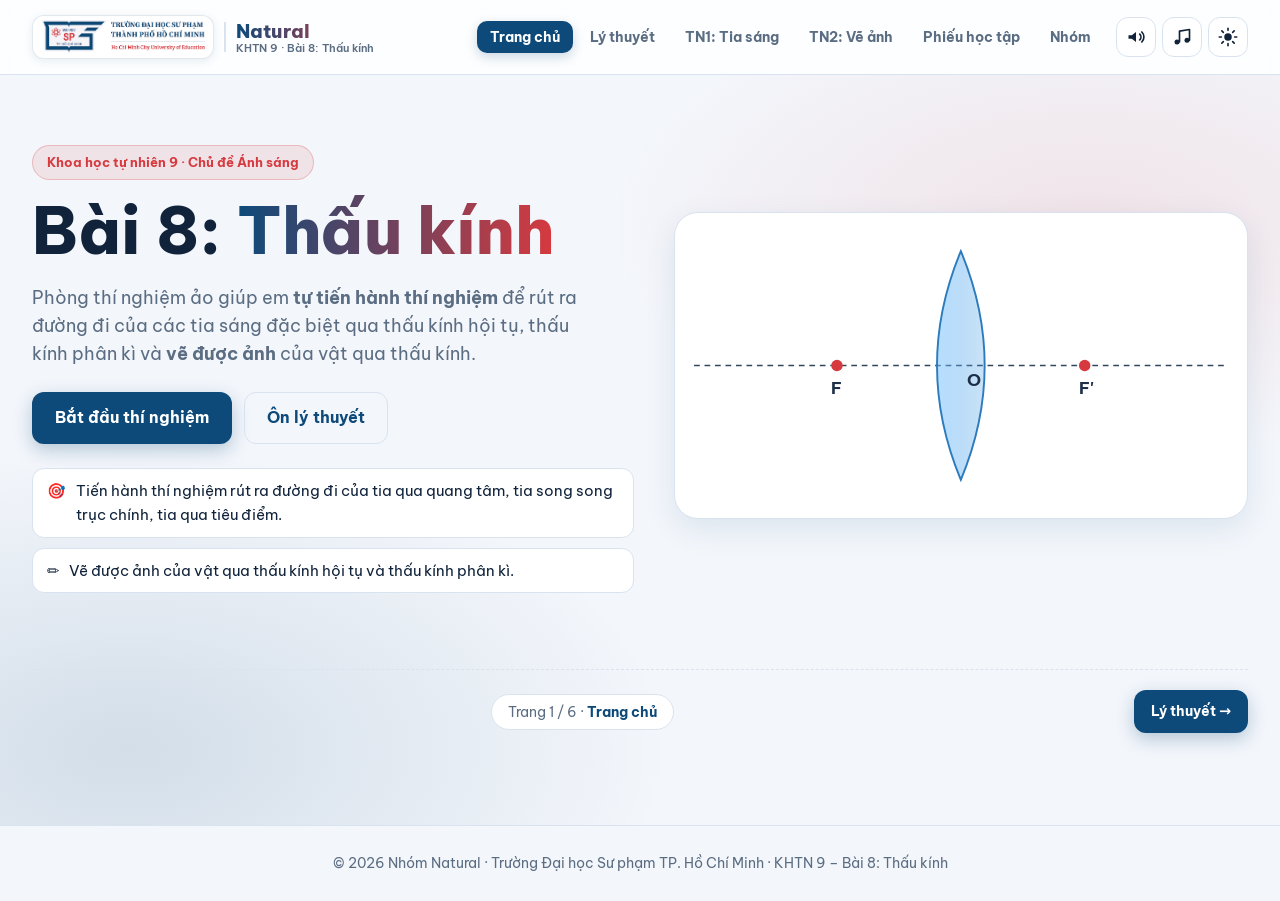
<file: index.html>
<!DOCTYPE html>
<html lang="vi" data-theme="light">
<head>
  <meta charset="UTF-8" />
  <meta name="viewport" content="width=device-width, initial-scale=1.0" />
  <title>Bài 8: Thấu kính – KHTN 9 | Nhóm Natural</title>
  <meta name="description" content="Phòng thí nghiệm ảo Bài 8: Thấu kính – Khoa học tự nhiên 9. Mô phỏng đường đi tia sáng đặc biệt và vẽ ảnh qua thấu kính. Nhóm Natural – Trường ĐHSP TP.HCM." />
  <link rel="icon" href="assets/logo-hcmue.png" />
  <link rel="preconnect" href="https://fonts.googleapis.com" />
  <link rel="preconnect" href="https://fonts.gstatic.com" crossorigin />
  <link href="https://fonts.googleapis.com/css2?family=Be+Vietnam+Pro:wght@400;500;600;700;800&display=swap" rel="stylesheet" />
  <link rel="stylesheet" href="css/style.css?v=20261026_3" />
  <script>
    // Áp dụng chủ đề sớm để tránh nháy màn hình
    (function () {
      var t = localStorage.getItem('natural-theme');
      if (!t) t = window.matchMedia && window.matchMedia('(prefers-color-scheme: dark)').matches ? 'dark' : 'light';
      document.documentElement.setAttribute('data-theme', t);
    })();
  </script>
</head>
<body>
  <!-- ===== HEADER ===== -->
  <header class="site-header" id="top">
    <div class="container header-inner">
      <a href="#trang-chu" class="brand">
        <span class="brand-logo"><img src="assets/logo-hcmue.png" alt="Logo Trường Đại học Sư phạm TP. Hồ Chí Minh" /></span>
        <span class="brand-divider" aria-hidden="true"></span>
        <span class="brand-text">
          <strong>Natural</strong>
          <small>KHTN 9 · Bài 8: Thấu kính</small>
        </span>
      </a>

      <nav class="main-nav" id="main-nav" aria-label="Điều hướng chính">
        <a href="#trang-chu" class="nav-link active">Trang chủ</a>
        <a href="#ly-thuyet" class="nav-link">Lý thuyết</a>
        <a href="#tn1" class="nav-link">TN1: Tia sáng</a>
        <a href="#tn2" class="nav-link">TN2: Vẽ ảnh</a>
        <a href="#phieu" class="nav-link">Phiếu học tập</a>
        <a href="#nhom" class="nav-link">Nhóm</a>
      </nav>

      <div class="header-actions">
        <button class="icon-btn" id="btn-sfx" title="Bật/tắt hiệu ứng âm thanh" aria-label="Bật/tắt hiệu ứng âm thanh">
          <svg class="ic-on" viewBox="0 0 24 24"><path d="M3 10v4h4l5 4V6L7 10H3z"/><path d="M16.5 8.5a5 5 0 0 1 0 7M19 6a8.5 8.5 0 0 1 0 12" fill="none" stroke="currentColor" stroke-width="2" stroke-linecap="round"/></svg>
          <svg class="ic-off" viewBox="0 0 24 24"><path d="M3 10v4h4l5 4V6L7 10H3z"/><path d="M16 9l6 6M22 9l-6 6" fill="none" stroke="currentColor" stroke-width="2" stroke-linecap="round"/></svg>
        </button>
        <button class="icon-btn" id="btn-music" title="Bật/tắt nhạc nền" aria-label="Bật/tắt nhạc nền">
          <svg viewBox="0 0 24 24"><path d="M9 18V5l12-2v13" fill="none" stroke="currentColor" stroke-width="2" stroke-linecap="round" stroke-linejoin="round"/><circle cx="6" cy="18" r="3"/><circle cx="18" cy="16" r="3"/></svg>
        </button>
        <button class="icon-btn" id="btn-theme" title="Chuyển chế độ sáng/tối" aria-label="Chuyển chế độ sáng/tối">
          <svg class="ic-sun" viewBox="0 0 24 24"><circle cx="12" cy="12" r="4.5"/><g stroke="currentColor" stroke-width="2" stroke-linecap="round"><path d="M12 1.5v2.5M12 20v2.5M4.6 4.6l1.8 1.8M17.6 17.6l1.8 1.8M1.5 12H4M20 12h2.5M4.6 19.4l1.8-1.8M17.6 6.4l1.8-1.8"/></g></svg>
          <svg class="ic-moon" viewBox="0 0 24 24"><path d="M21 12.8A9 9 0 1 1 11.2 3a7 7 0 0 0 9.8 9.8z"/></svg>
        </button>
        <button class="icon-btn menu-btn" id="btn-menu" aria-label="Mở menu">
          <svg viewBox="0 0 24 24"><path d="M3 6h18M3 12h18M3 18h18" stroke="currentColor" stroke-width="2" stroke-linecap="round"/></svg>
        </button>
      </div>
    </div>
  </header>

  <main>
    <!-- ===== HERO ===== -->
    <section class="hero" id="trang-chu">
      <div class="container hero-inner">
        <div class="hero-text reveal">
          <span class="badge">Khoa học tự nhiên 9 · Chủ đề Ánh sáng</span>
          <h1>Bài 8: <span class="grad">Thấu kính</span></h1>
          <p class="lead">Phòng thí nghiệm ảo giúp em <b>tự tiến hành thí nghiệm</b> để rút ra đường đi của các tia sáng đặc biệt qua thấu kính hội tụ, thấu kính phân kì và <b>vẽ được ảnh</b> của vật qua thấu kính.</p>
          <div class="hero-cta">
            <a href="#tn1" class="btn btn-primary">Bắt đầu thí nghiệm</a>
            <a href="#ly-thuyet" class="btn btn-ghost">Ôn lý thuyết</a>
          </div>
          <ul class="hero-goals">
            <li><span>🎯</span> Tiến hành thí nghiệm rút ra đường đi của tia qua quang tâm, tia song song trục chính, tia qua tiêu điểm.</li>
            <li><span>✏️</span> Vẽ được ảnh của vật qua thấu kính hội tụ và thấu kính phân kì.</li>
          </ul>
        </div>
        <div class="hero-art reveal">
          <svg viewBox="0 0 600 320" class="hero-svg" aria-hidden="true">
            <defs>
              <linearGradient id="lensGrad" x1="0" x2="1">
                <stop offset="0" stop-color="#7cc4ff" stop-opacity=".55"/>
                <stop offset="1" stop-color="#2f8fe0" stop-opacity=".25"/>
              </linearGradient>
              <filter id="glow"><feGaussianBlur stdDeviation="3" result="b"/><feMerge><feMergeNode in="b"/><feMergeNode in="SourceGraphic"/></feMerge></filter>
            </defs>
            <line x1="20" y1="160" x2="580" y2="160" class="h-axis"/>
            <path d="M300 40 Q350 160 300 280 Q250 160 300 40Z" fill="url(#lensGrad)" class="h-lens"/>
            <g filter="url(#glow)" class="h-rays">
              <path d="M30 100 L300 100 L560 220" class="h-ray r1"/>
              <path d="M30 130 L300 130 L560 190" class="h-ray r2"/>
              <path d="M30 190 L300 190 L560 130" class="h-ray r3"/>
              <path d="M30 220 L300 220 L560 100" class="h-ray r4"/>
            </g>
            <circle cx="430" cy="160" r="6" class="h-focus"/>
            <text x="424" y="190" class="h-label">F'</text>
            <circle cx="170" cy="160" r="6" class="h-focus"/>
            <text x="164" y="190" class="h-label">F</text>
            <text x="306" y="182" class="h-label">O</text>
          </svg>
        </div>
      </div>
    </section>

    <!-- ===== LÝ THUYẾT ===== -->
    <section class="section" id="ly-thuyet">
      <div class="container">
        <div class="section-head reveal">
          <span class="kicker">Phần I – II</span>
          <h2>Cấu tạo, phân loại và các khái niệm của thấu kính</h2>
          <p>Ôn nhanh kiến thức SGK trước khi bước vào phòng thí nghiệm.</p>
        </div>

        <div class="card intro-card reveal">
          <div class="intro-icon">💡</div>
          <div>
            <h3>Khởi động</h3>
            <p>Thấu kính có trong các dụng cụ quen thuộc như <b>ống nhòm, kính lúp, kính hiển vi</b> hay trong <b>chính mắt</b> của chúng ta. Ánh sáng truyền qua thấu kính có thể tạo thành ảnh của các vật như thế nào?</p>
          </div>
        </div>

        <div class="grid-2">
          <div class="card reveal">
            <h3><span class="num">1</span> Cấu tạo và phân loại</h3>
            <p><b>Thấu kính</b> là một khối đồng chất trong suốt (thuỷ tinh, nhựa,…) giới hạn bởi hai mặt cong hoặc một mặt cong và một mặt phẳng.</p>
            <div class="lens-types">
              <div class="lens-type">
                <svg viewBox="0 0 80 140"><path d="M40 10 Q70 70 40 130 Q10 70 40 10Z" class="lt-shape"/></svg>
                <div><b>Thấu kính rìa mỏng</b><br/>(phần rìa mỏng hơn phần giữa)<br/>→ <span class="tag tag-ht">Thấu kính hội tụ</span><br/><small>Chùm sáng song song tới cho chùm tia ló <b>hội tụ</b>.</small></div>
              </div>
              <div class="lens-type">
                <svg viewBox="0 0 80 140"><path d="M20 10 L60 10 Q42 70 60 130 L20 130 Q38 70 20 10Z" class="lt-shape"/></svg>
                <div><b>Thấu kính rìa dày</b><br/>(phần rìa dày hơn phần giữa)<br/>→ <span class="tag tag-pk">Thấu kính phân kì</span><br/><small>Chùm sáng song song tới cho chùm tia ló <b>phân kì</b>.</small></div>
              </div>
            </div>
            <div class="symbols">
              <div><svg viewBox="0 0 60 100"><line x1="30" y1="8" x2="30" y2="92" class="sym"/><path d="M20 20 L30 6 L40 20 M20 80 L30 94 L40 80" class="sym"/></svg><span>Kí hiệu TKHT</span></div>
              <div><svg viewBox="0 0 60 100"><line x1="30" y1="8" x2="30" y2="92" class="sym"/><path d="M20 6 L30 18 L40 6 M20 94 L30 82 L40 94" class="sym"/></svg><span>Kí hiệu TKPK</span></div>
            </div>
          </div>

          <div class="card reveal">
            <h3><span class="num">2</span> Trục chính, quang tâm, tiêu điểm chính, tiêu cự</h3>
            <ul class="defs">
              <li><b>Quang tâm O:</b> mọi tia sáng tới O đều truyền thẳng qua thấu kính.</li>
              <li><b>Trục chính:</b> đường thẳng đi qua quang tâm O và vuông góc với tiết diện thẳng của thấu kính.</li>
              <li><b>Tiêu điểm chính F:</b> chùm tia tới song song với trục chính của TKHT cho chùm tia ló hội tụ tại một điểm F nằm trên trục chính; với TKPK thì đường kéo dài của chùm tia ló cắt nhau tại F. Mỗi thấu kính có hai tiêu điểm F và F' đối xứng qua O.</li>
              <li><b>Tiêu cự f:</b> khoảng cách từ quang tâm O đến tiêu điểm chính: <span class="formula">OF = OF' = f</span>.</li>
            </ul>
            <div class="mini-canvases">
              <figure><canvas id="cv-beam-ht" class="cv-mini"></canvas><figcaption>a) Thấu kính hội tụ</figcaption></figure>
              <figure><canvas id="cv-beam-pk" class="cv-mini"></canvas><figcaption>b) Thấu kính phân kì</figcaption></figure>
            </div>
            <button class="btn btn-small btn-ghost" id="btn-beam-replay">↻ Chiếu lại chùm sáng song song</button>
          </div>
        </div>

        <div class="card reveal">
          <h3><span class="num">?</span> Thử tài phân loại thấu kính</h3>
          <p class="muted">Quan sát tiết diện của các thấu kính dưới đây và chọn loại thấu kính tương ứng.</p>
          <div class="classify" id="classify"></div>
          <div class="row-actions">
            <button class="btn btn-primary btn-small" id="btn-classify-check">Kiểm tra</button>
            <button class="btn btn-ghost btn-small" id="btn-classify-reset">Làm lại</button>
            <span class="result" id="classify-result"></span>
          </div>
        </div>
      </div>
    </section>

    <!-- ===== THÍ NGHIỆM 1 ===== -->
    <section class="section section-alt" id="tn1">
      <div class="container">
        <div class="section-head reveal">
          <span class="kicker">Hoạt động 2.2 · Thí nghiệm 1</span>
          <h2>Đường đi của các tia sáng đặc biệt qua thấu kính</h2>
          <p>Khảo sát đường đi của tia sáng qua thấu kính với các hướng: <b>đi qua quang tâm</b>, <b>song song với trục chính</b>, <b>đi qua tiêu điểm chính</b>. Kéo nguồn sáng <b>S</b> để thay đổi vị trí tia tới.</p>
        </div>

        <div class="lab reveal">
          <div class="lab-stage">
            <canvas id="cv-rays" class="cv-lab"></canvas>
            <div class="stage-hint">🖱️ Kéo thả nguồn sáng <b>S</b> hoặc nhấp vào vùng bên trái thấu kính</div>
          </div>

          <aside class="lab-panel">
            <div class="ctrl">
              <label class="ctrl-label">Loại thấu kính</label>
              <div class="seg" data-group="r-type">
                <button class="seg-btn active" data-val="ht">Hội tụ</button>
                <button class="seg-btn" data-val="pk">Phân kì</button>
              </div>
            </div>
            <div class="ctrl">
              <label class="ctrl-label">Chọn tia tới</label>
              <label class="chip c-o"><input type="checkbox" id="r-ray-o" checked /><span>Tia đi qua quang tâm O</span></label>
              <label class="chip c-p"><input type="checkbox" id="r-ray-p" /><span>Tia song song với trục chính</span></label>
              <label class="chip c-f"><input type="checkbox" id="r-ray-f" /><span id="r-ray-f-label">Tia đi qua tiêu điểm chính F</span></label>
            </div>
            <div class="ctrl">
              <label class="ctrl-label">Tiêu cự f = <b id="r-f-val">12</b> cm</label>
              <input type="range" id="r-f" min="6" max="20" step="1" value="12" />
            </div>
            <div class="ctrl">
              <label class="switch"><input type="checkbox" id="r-ext" checked /><span class="slider"></span> Hiện đường kéo dài (nét đứt)</label>
            </div>
            <div class="ctrl row-actions">
              <button class="btn btn-primary btn-small" id="r-play">▶ Chiếu tia sáng</button>
              <button class="btn btn-ghost btn-small" id="r-reset">↺ Đặt lại</button>
            </div>
          </aside>
        </div>

        <div class="grid-2">
          <div class="card reveal">
            <h3>🔎 Câu hỏi định hướng</h3>
            <ol class="questions">
              <li>Khi tia tới đi qua quang tâm O, tia ló có bị đổi hướng không? Điều này có phụ thuộc vào loại thấu kính không?</li>
              <li>Khi tia tới song song với trục chính, tia ló (hoặc đường kéo dài của tia ló) đi qua điểm đặc biệt nào?</li>
              <li>Khi tia tới đi qua tiêu điểm chính (hoặc có đường kéo dài hướng tới tiêu điểm), tia ló có đặc điểm gì?</li>
              <li>Thay đổi tiêu cự f và vị trí nguồn sáng S – các kết luận trên có còn đúng không?</li>
            </ol>
          </div>
          <div class="card reveal">
            <h3>📌 Kết luận</h3>
            <p class="muted">Hãy tự rút ra kết luận rồi mới bấm xem để đối chiếu nhé!</p>
            <button class="btn btn-accent btn-small" id="r-conc-btn">Hiện kết luận</button>
            <div class="conclusion hidden" id="r-conc"></div>
          </div>
        </div>
      </div>
    </section>

    <!-- ===== THÍ NGHIỆM 2 ===== -->
    <section class="section" id="tn2">
      <div class="container">
        <div class="section-head reveal">
          <span class="kicker">Hoạt động 2.2 · Thí nghiệm 2</span>
          <h2>Vẽ ảnh của vật qua thấu kính</h2>
          <p>Vận dụng 3 tia sáng đặc biệt để dựng ảnh A'B' của vật AB. Kéo đỉnh <b>B</b> của vật để thay đổi vị trí và độ cao vật.</p>
        </div>

        <div class="lab reveal">
          <div class="lab-stage">
            <canvas id="cv-image" class="cv-lab"></canvas>
            <div class="stage-hint">🖱️ Kéo thả đỉnh <b>B</b> của vật sang trái/phải, lên/xuống</div>
          </div>
          <aside class="lab-panel">
            <div class="ctrl">
              <label class="ctrl-label">Loại thấu kính</label>
              <div class="seg" data-group="i-type">
                <button class="seg-btn active" data-val="ht">Hội tụ</button>
                <button class="seg-btn" data-val="pk">Phân kì</button>
              </div>
            </div>
            <div class="ctrl">
              <label class="ctrl-label">Tiêu cự f = <b id="i-f-val">10</b> cm</label>
              <input type="range" id="i-f" min="5" max="18" step="1" value="10" />
            </div>
            <div class="ctrl">
              <label class="ctrl-label">Chiều cao vật h = <b id="i-h-val">5</b> cm</label>
              <input type="range" id="i-h" min="2" max="10" step="0.5" value="5" />
            </div>
            <div class="ctrl">
              <label class="ctrl-label">Các tia dựng ảnh</label>
              <label class="chip c-o"><input type="checkbox" id="i-ray-o" checked /><span>Tia qua quang tâm O</span></label>
              <label class="chip c-p"><input type="checkbox" id="i-ray-p" checked /><span>Tia song song trục chính</span></label>
              <label class="chip c-f"><input type="checkbox" id="i-ray-f" /><span>Tia qua tiêu điểm</span></label>
            </div>
            <div class="ctrl">
              <label class="switch"><input type="checkbox" id="i-ext" checked /><span class="slider"></span> Hiện đường kéo dài</label>
            </div>
            <div class="ctrl preset-wrap" id="i-presets">
              <label class="ctrl-label">Vị trí vật nhanh</label>
              <div class="presets">
                <button class="btn btn-tiny" data-k="2.5">d &gt; 2f</button>
                <button class="btn btn-tiny" data-k="2">d = 2f</button>
                <button class="btn btn-tiny" data-k="1.5">f &lt; d &lt; 2f</button>
                <button class="btn btn-tiny" data-k="1">d = f</button>
                <button class="btn btn-tiny" data-k="0.5">d &lt; f</button>
              </div>
            </div>
          </aside>
        </div>

        <div class="readout reveal" id="i-readout"></div>
      </div>
    </section>

    <!-- ===== PHIẾU HỌC TẬP ===== -->
    <section class="section section-alt" id="phieu">
      <div class="container">
        <div class="section-head reveal no-print">
          <span class="kicker">Phụ lục · Hoạt động 2.2</span>
          <h2>Phiếu học tập điện tử &amp; Mã QR cho học sinh</h2>
          <p>Giáo viên chiếu <b>Mã QR</b> để học sinh quét bằng điện thoại, tự điền phiếu học tập và gửi kết quả/ảnh phiếu nộp lại cho Giáo viên.</p>
        </div>

        <!-- TRẠM MÃ QR DÀNH CHO GIÁO VIÊN TRÌNH CHIẾU -->
        <div class="qr-station card reveal no-print" id="qr-station">
          <div class="qr-left">
            <div class="qr-frame" id="qr-open-zoom" title="Nhấp để phóng to Mã QR toàn màn hình">
              <canvas id="cv-qr-main" width="210" height="210"></canvas>
              <span class="qr-scan-badge">📱 Quét để mở Phiếu học tập</span>
            </div>
            <div class="qr-quick-btns">
              <button class="btn btn-primary btn-small" id="btn-qr-zoom">🔍 Phóng to QR chiếu lớp</button>
              <button class="btn btn-ghost btn-small" id="btn-qr-dl">⬇ Tải ảnh QR</button>
            </div>
          </div>

          <div class="qr-right">
            <div class="qr-title-row">
              <span class="badge">Dành cho Giáo viên &amp; Học sinh</span>
              <a href="phieu-hoc-tap.html" target="_blank" class="btn btn-accent btn-small">↗ Mở trang Phiếu học tập riêng</a>
            </div>
            <h3>Mã QR chuyển liên kết tới Phiếu học tập điện tử</h3>
            <p class="muted">Mặc định mã QR dẫn tới trang <code>phieu-hoc-tap.html</code> tối ưu cho điện thoại. Giáo viên cũng có thể dán bất kỳ đường dẫn nào (link web đã host, Google Form, Padlet, Zalo nhóm…) vào ô dưới đây để tạo mã QR tức thì.</p>

            <div class="qr-fields">
              <label class="qr-field">
                <span>🔗 Liên kết khi học sinh quét Mã QR:</span>
                <div class="qr-input-group">
                  <input type="url" id="qr-url-input" placeholder="Nhập hoặc dán link Phiếu học tập..." />
                  <button class="btn btn-tiny" id="btn-qr-copy" type="button">📋 Sao chép</button>
                  <button class="btn btn-tiny" id="btn-qr-default" type="button">↺ Mặc định</button>
                </div>
              </label>

              <label class="qr-field">
                <span>📥 Link nhận bài nộp của GV <small class="muted">(tuỳ chọn – Google Form / Padlet / Google Sheet Webhook / Zalo nhóm để HS chuyển tới khi bấm Nộp bài)</small>:</span>
                <div class="qr-input-group">
                  <input type="url" id="qr-submit-url" placeholder="VD: https://padlet.com/... hoặc link Google Form / Apps Script (để trống nếu nộp bằng ảnh PNG/QR)" />
                  <button class="btn btn-tiny" id="btn-inbox-open" type="button">📂 Hộp bài nộp (<b id="inbox-count">0</b>)</button>
                </div>
              </label>
            </div>

            <div class="qr-steps">
              <div><b>Bước 1:</b> GV bấm <i>“Phóng to QR chiếu lớp”</i> trên màn hình.</div>
              <div><b>Bước 2:</b> HS quét QR, điền câu trả lời &amp; vẽ ảnh trên điện thoại.</div>
              <div><b>Bước 3:</b> HS bấm <i>“Nộp bài cho GV”</i> → bài làm tự động gửi trực tiếp về danh sách bên dưới.</div>
            </div>
          </div>
        </div>

        <!-- BẢNG NHẬN BÀI TRỰC TUYẾN CỦA GIÁO VIÊN (REAL-TIME) -->
        <div class="card reveal no-print live-inbox-card" id="live-inbox-card">
          <div class="live-inbox-head">
            <div>
              <span class="live-dot-badge"><span class="live-dot"></span> Đang nhận bài trực tuyến</span>
              <h3 style="margin:4px 0 2px">📥 Bài nộp của Học sinh (<span id="live-inbox-count">0</span> bài)</h3>
              <p class="muted" style="margin:0;font-size:.88rem">Khi học sinh nộp bài ở trang <code>phieu-hoc-tap.html</code> trên điện thoại, bài làm sẽ tự động hiện ngay tại đây kèm điểm chấm và hình vẽ.</p>
            </div>
            <div class="row-actions">
              <button class="btn btn-primary btn-small" id="btn-live-refresh" type="button">↻ Làm mới</button>
              <button class="btn btn-ghost btn-small" id="btn-inbox-open-2" type="button">📂 Mở rộng / Nhập mã</button>
            </div>
          </div>
          <div class="inbox-list" id="live-inbox-list"></div>
        </div>

        <div class="worksheet card" id="worksheet">
          <div class="ws-head">
            <img src="assets/logo-hcmue.png" alt="Logo Trường Đại học Sư phạm TP. Hồ Chí Minh" class="ws-logo" />
            <div class="ws-head-title">
              <span class="ws-group-tag">Nhóm Natural · KHTN 9</span>
              <h3>PHIẾU HỌC TẬP</h3>
              <p>Bài 8: Thấu kính (Hoạt động 2.2)</p>
            </div>
          </div>
          <div class="ws-info">
            <label>Họ và tên: <input type="text" id="ws-name" placeholder="Nhập họ và tên học sinh" /></label>
            <label>Lớp: <input type="text" id="ws-class" placeholder="VD: 9A1" /></label>
          </div>

          <h4>1. Tìm hiểu đường truyền của các tia sáng đặc biệt</h4>
          <div class="table-wrap">
            <table class="ws-table">
              <thead>
                <tr><th>Tia tới</th><th>Thấu kính hội tụ – Tia ló</th><th>Thấu kính phân kì – Tia ló</th></tr>
              </thead>
              <tbody>
                <tr>
                  <td>Tia sáng đi qua quang tâm O</td>
                  <td><select data-ans="thang" class="ws-q" data-label="TKHT - Tia qua O"></select></td>
                  <td><select data-ans="thang" class="ws-q" data-label="TKPK - Tia qua O"></select></td>
                </tr>
                <tr>
                  <td>Tia sáng song song với trục chính</td>
                  <td><select data-ans="quaF2" class="ws-q" data-label="TKHT - Tia // trục chính"></select></td>
                  <td><select data-ans="keoF" class="ws-q" data-label="TKPK - Tia // trục chính"></select></td>
                </tr>
                <tr>
                  <td>Tia sáng đi qua tiêu điểm chính<br/><small>(TKPK: tia tới có đường kéo dài qua F)</small></td>
                  <td><select data-ans="songsong" class="ws-q" data-label="TKHT - Tia qua F"></select></td>
                  <td><select data-ans="songsong" class="ws-q" data-label="TKPK - Tia hướng tới F"></select></td>
                </tr>
              </tbody>
            </table>
          </div>

          <h4>2. Vẽ ảnh của vật qua thấu kính hội tụ và thấu kính phân kì</h4>
          <div class="grid-2 ws-draw-grid">
            <div class="ws-draw" data-pad="ht">
              <div class="ws-draw-title">a) Thấu kính hội tụ <small>(f = 10 cm, d = 18 cm)</small></div>
              <div class="pad-toolbar">
                <button class="tool active" data-tool="line" title="Thước kẻ">📏 Thước</button>
                <button class="tool" data-tool="dash" title="Nét đứt">┄ Nét đứt</button>
                <button class="tool" data-tool="pen" title="Bút tự do">✏️ Bút</button>
                <span class="colors">
                  <button class="color active" data-color="#d32f2f" style="--c:#d32f2f" title="Đỏ"></button>
                  <button class="color" data-color="#1565c0" style="--c:#1565c0" title="Xanh"></button>
                  <button class="color" data-color="#7b1fa2" style="--c:#7b1fa2" title="Tím"></button>
                  <button class="color" data-color="#111111" style="--c:#111111" title="Đen"></button>
                </span>
                <button class="tool" data-act="undo" title="Hoàn tác">↶</button>
                <button class="tool" data-act="clear" title="Xoá hết">🗑</button>
                <button class="tool" data-act="answer" title="Xem đáp án">👁 Đáp án</button>
              </div>
              <canvas class="cv-pad"></canvas>
              <div class="img-props">
                Ảnh A'B' là:
                <select class="ws-q" data-ans="that" data-opts="thatao" data-label="TKHT - Thật/Ảo"></select>
                <select class="ws-q" data-ans="nguoc" data-opts="chieu" data-label="TKHT - Chiều"></select>
                <select class="ws-q" data-ans="lon" data-opts="coanh" data-label="TKHT - Độ lớn"></select>
              </div>
            </div>
            <div class="ws-draw" data-pad="pk">
              <div class="ws-draw-title">b) Thấu kính phân kì <small>(f = 10 cm, d = 15 cm)</small></div>
              <div class="pad-toolbar">
                <button class="tool active" data-tool="line" title="Thước kẻ">📏 Thước</button>
                <button class="tool" data-tool="dash" title="Nét đứt">┄ Nét đứt</button>
                <button class="tool" data-tool="pen" title="Bút tự do">✏️ Bút</button>
                <span class="colors">
                  <button class="color active" data-color="#d32f2f" style="--c:#d32f2f" title="Đỏ"></button>
                  <button class="color" data-color="#1565c0" style="--c:#1565c0" title="Xanh"></button>
                  <button class="color" data-color="#7b1fa2" style="--c:#7b1fa2" title="Tím"></button>
                  <button class="color" data-color="#111111" style="--c:#111111" title="Đen"></button>
                </span>
                <button class="tool" data-act="undo" title="Hoàn tác">↶</button>
                <button class="tool" data-act="clear" title="Xoá hết">🗑</button>
                <button class="tool" data-act="answer" title="Xem đáp án">👁 Đáp án</button>
              </div>
              <canvas class="cv-pad"></canvas>
              <div class="img-props">
                Ảnh A'B' là:
                <select class="ws-q" data-ans="ao" data-opts="thatao" data-label="TKPK - Thật/Ảo"></select>
                <select class="ws-q" data-ans="cung" data-opts="chieu" data-label="TKPK - Chiều"></select>
                <select class="ws-q" data-ans="nho" data-opts="coanh" data-label="TKPK - Độ lớn"></select>
              </div>
            </div>
          </div>

          <h4>3. Nhận xét / kết luận của em</h4>
          <textarea id="ws-note" rows="3" placeholder="Viết kết luận về 3 đường truyền đặc biệt của tia sáng qua thấu kính và cách vẽ ảnh..."></textarea>

          <div class="row-actions no-print ws-actions">
            <button class="btn btn-accent" id="ws-submit">🚀 Nộp bài cho Giáo viên</button>
            <button class="btn btn-primary" id="ws-check">✔ Kiểm tra đáp án</button>
            <button class="btn btn-ghost" id="ws-print">🖨 In / Lưu PDF</button>
            <button class="btn btn-ghost" id="ws-reset">↺ Làm lại</button>
            <span class="result" id="ws-result"></span>
          </div>
        </div>
      </div>
    </section>

    <!-- ===== NHÓM ===== -->
    <section class="section" id="nhom">
      <div class="container">
        <div class="team card reveal">
          <div class="team-header">
            <img src="assets/logo-hcmue.png" alt="Logo Trường Đại học Sư phạm TP. Hồ Chí Minh" class="team-logo" />
            <div class="team-info">
              <div class="team-badges">
                <span class="kicker">Thực hiện bởi</span>
                <span class="approved-pill">✓ Đã duyệt · 4 thành viên</span>
              </div>
              <h2>Nhóm Natural</h2>
              <p class="muted">Sản phẩm học liệu số hỗ trợ dạy học KHTN 9 – Bài 8: Thấu kính (Hoạt động 2.2: Tìm hiểu đường đi của tia sáng qua các loại thấu kính).</p>
            </div>
          </div>

          <div class="member-table-wrap">
            <table class="member-table">
              <thead>
                <tr>
                  <th>Thành viên</th>
                  <th>Mã SV</th>
                  <th>Vai trò</th>
                </tr>
              </thead>
              <tbody>
                <tr>
                  <td>
                    <div class="m-name">Nguyễn Thị Ý Như</div>
                    <a href="mailto:5001401145@student.hcmue.edu.vn" class="m-mail">5001401145@student.hcmue.edu.vn</a>
                  </td>
                  <td class="m-id">50.01.401.145</td>
                  <td><span class="role-badge leader">Nhóm trưởng</span></td>
                </tr>
                <tr>
                  <td>
                    <div class="m-name">Đỗ Văn Nhật Minh</div>
                    <a href="mailto:5001401114@student.hcmue.edu.vn" class="m-mail">5001401114@student.hcmue.edu.vn</a>
                  </td>
                  <td class="m-id">50.01.401.114</td>
                  <td><span class="role-badge">Thành viên</span></td>
                </tr>
                <tr>
                  <td>
                    <div class="m-name">Nguyễn Huyền Trang</div>
                    <a href="mailto:5001401228@student.hcmue.edu.vn" class="m-mail">5001401228@student.hcmue.edu.vn</a>
                  </td>
                  <td class="m-id">50.01.401.228</td>
                  <td><span class="role-badge">Thành viên</span></td>
                </tr>
                <tr>
                  <td>
                    <div class="m-name">Nguyễn Khánh Linh</div>
                    <a href="mailto:5001401099@student.hcmue.edu.vn" class="m-mail">5001401099@student.hcmue.edu.vn</a>
                  </td>
                  <td class="m-id">50.01.401.099</td>
                  <td><span class="role-badge">Thành viên</span></td>
                </tr>
              </tbody>
            </table>
          </div>
        </div>
      </div>
    </section>
  </main>

  <!-- MODAL PHÓNG TO MÃ QR TRÌNH CHIẾU -->
  <div class="modal-backdrop hidden no-print" id="qr-modal" role="dialog" aria-modal="true">
    <div class="modal-card qr-modal-card">
      <button class="modal-close" data-close="qr-modal" aria-label="Đóng">✕</button>
      <img src="assets/logo-hcmue.png" alt="Logo ĐHSP TP.HCM" class="modal-logo" />
      <span class="badge">Nhóm Natural · KHTN 9 – Bài 8: Thấu kính</span>
      <h3>QUÉT MÃ QR ĐỂ MỞ PHIẾU HỌC TẬP ĐIỆN TỬ</h3>
      <div class="qr-zoom-box">
        <canvas id="cv-qr-zoom" width="360" height="360"></canvas>
      </div>
      <p class="qr-zoom-url" id="qr-zoom-url-text"></p>
      <div class="row-actions" style="justify-content:center">
        <button class="btn btn-primary btn-small" id="btn-qr-zoom-dl">⬇ Tải ảnh Mã QR (PNG)</button>
        <button class="btn btn-ghost btn-small" data-close="qr-modal">Đóng</button>
      </div>
    </div>
  </div>

  <!-- MODAL NỘP BÀI CỦA HỌC SINH -->
  <div class="modal-backdrop hidden no-print" id="submit-modal" role="dialog" aria-modal="true">
    <div class="modal-card submit-modal-card">
      <button class="modal-close" data-close="submit-modal" aria-label="Đóng">✕</button>
      <div class="submit-head">
        <span class="badge">Hoàn thành Phiếu học tập</span>
        <h3 id="sub-title">🎉 Đã tạo Phiếu học tập của em!</h3>
        <p class="muted" id="sub-desc">Em hãy tải ảnh phiếu (hoặc dùng nút Chia sẻ trên điện thoại) để gửi cho Giáo viên, hoặc đưa Mã QR kết quả bên dưới cho Giáo viên quét.</p>
      </div>

      <div class="submit-grid">
        <div class="submit-preview-col">
          <div class="submit-img-wrap">
            <img id="sub-preview-img" alt="Ảnh phiếu học tập đã điền" />
          </div>
          <div class="row-actions" style="justify-content:center; margin-top:10px">
            <button class="btn btn-accent btn-small" id="btn-sub-dl">⬇ Tải ảnh Phiếu (PNG)</button>
            <button class="btn btn-primary btn-small" id="btn-sub-share">📤 Chia sẻ / Gửi GV</button>
            <button class="btn btn-ghost btn-small" id="btn-sub-ext-link" style="display:none">↗ Mở trang nộp bài của GV</button>
          </div>
        </div>

        <div class="submit-qr-col">
          <div class="sub-qr-box">
            <canvas id="cv-qr-result" width="180" height="180"></canvas>
            <small>Mã QR kết quả bài làm (GV quét để chấm nhanh)</small>
          </div>
          <label class="sub-code-label">
            <span>Mã bài nộp (sao chép gửi GV nếu cần):</span>
            <div class="qr-input-group">
              <input type="text" id="sub-code-text" readonly />
              <button class="btn btn-tiny" id="btn-sub-copy-code" type="button">📋 Chép mã</button>
            </div>
          </label>
          <div class="sub-status" id="sub-webhook-status"></div>
        </div>
      </div>
    </div>
  </div>

  <!-- MODAL HỘP BÀI NỘP CỦA GIÁO VIÊN -->
  <div class="modal-backdrop hidden no-print" id="inbox-modal" role="dialog" aria-modal="true">
    <div class="modal-card inbox-modal-card">
      <button class="modal-close" data-close="inbox-modal" aria-label="Đóng">✕</button>
      <span class="badge">Dành cho Giáo viên</span>
      <h3>📂 Hộp bài nộp của Học sinh</h3>
      <p class="muted">Nhấp trực tiếp vào <b>dòng tên học sinh</b> bên dưới để xem toàn bộ Phiếu học tập, hình vẽ và chữa bài.</p>
      <div class="qr-input-group" style="margin: 10px 0 14px">
        <input type="text" id="inbox-import-input" placeholder="Bấm 'Đồng bộ bài nộp' hoặc dán Mã bài nộp dự phòng vào đây..." />
        <button class="btn btn-primary btn-small" id="btn-inbox-import">🔄 Đồng bộ / Nhập bài</button>
        <button class="btn btn-ghost btn-small" id="btn-inbox-clear">🗑 Xoá bộ nhớ</button>
      </div>
      <div class="inbox-list" id="inbox-list"></div>
    </div>
  </div>

  <!-- MODAL XEM CHI TIẾT PHIẾU & HÌNH VẼ CỦA HỌC SINH (DÀNH CHO GIÁO VIÊN) -->
  <div class="modal-backdrop modal-top hidden no-print" id="student-detail-modal" role="dialog" aria-modal="true">
    <div class="modal-card" style="width:min(960px,100%)">
      <button class="modal-close" data-close="student-detail-modal" aria-label="Đóng">✕</button>
      <div class="submit-head">
        <span class="badge">Chi tiết bài nộp Học sinh · Chấm tự động</span>
        <h3 id="stu-detail-title">Phiếu học tập của Học sinh</h3>
        <p class="muted" style="margin:4px 0 0">Bài làm này cũng đã được nạp sẵn vào khung Phiếu học tập bên dưới để Giáo viên có thể chữa trực tiếp.</p>
      </div>
      <div class="submit-img-wrap" style="max-height:66vh">
        <img id="stu-detail-img" alt="Phiếu bài làm chi tiết của học sinh" />
      </div>
      <div class="row-actions" style="justify-content:center; margin-top:14px">
        <button class="btn btn-primary btn-small" id="btn-stu-edit-live">✏️ Chữa trực tiếp trên Phiếu bên dưới</button>
        <button class="btn btn-accent btn-small" id="btn-stu-detail-dl">⬇ Tải ảnh Phiếu đã chấm (PNG)</button>
        <button class="btn btn-ghost btn-small" data-close="student-detail-modal">Đóng</button>
      </div>
    </div>
  </div>

  <footer class="site-footer">
    <div class="container">© 2026 Nhóm Natural · Trường Đại học Sư phạm TP. Hồ Chí Minh · KHTN 9 – Bài 8: Thấu kính</div>
  </footer>

  <div class="toast" id="toast"></div>

  <script src="js/audio.js?v=20261026_3"></script>
  <script src="js/optics.js?v=20261026_3"></script>
  <script src="js/qrcode.js?v=20261026_3"></script>
  <script src="js/theory.js?v=20261026_3"></script>
  <script src="js/lab-rays.js?v=20261026_3"></script>
  <script src="js/lab-image.js?v=20261026_3"></script>
  <script src="js/worksheet.js?v=20261026_3"></script>
  <script src="js/main.js?v=20261026_3"></script>
</body>
</html>
</file>
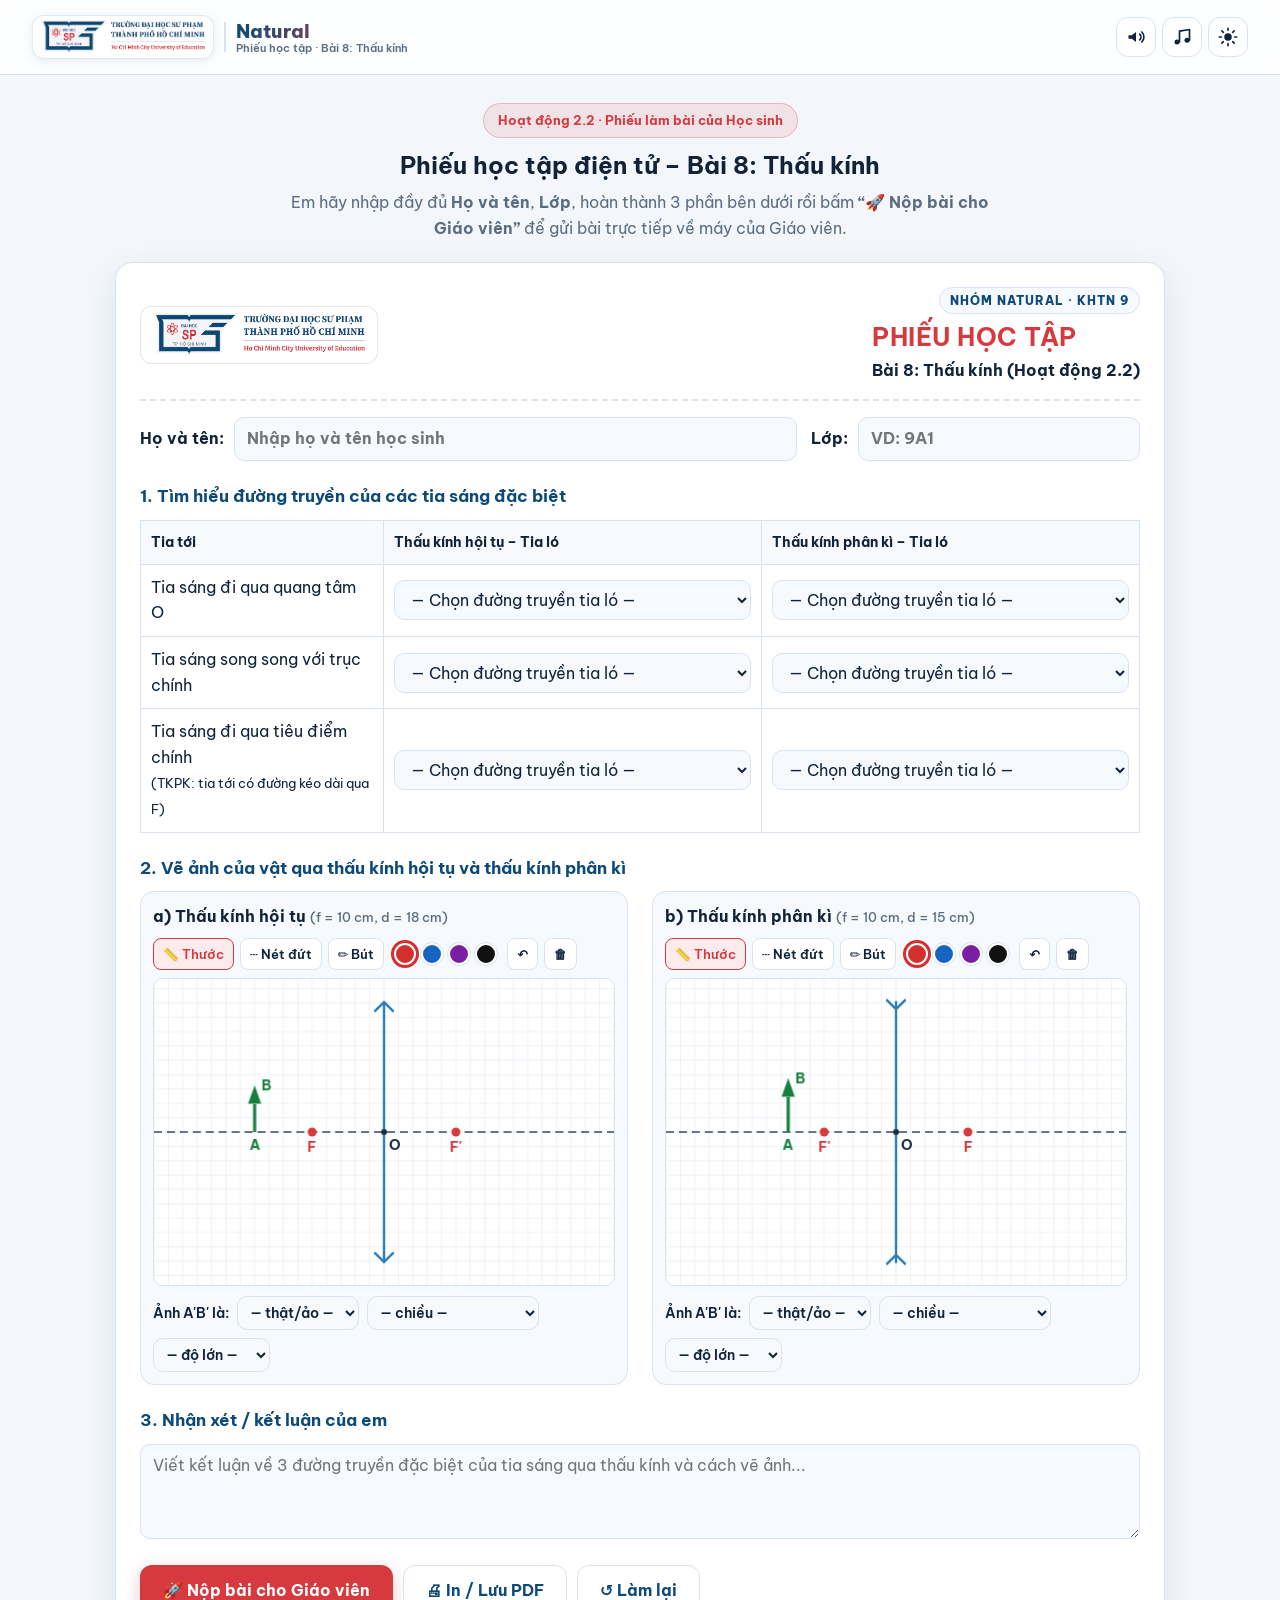
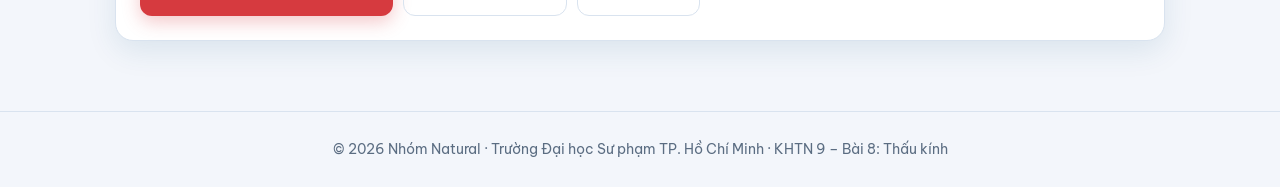
<file: phieu-hoc-tap.html>
<!DOCTYPE html>
<html lang="vi" data-theme="light">
<head>
  <meta charset="UTF-8" />
  <meta name="viewport" content="width=device-width, initial-scale=1.0" />
  <title>Phiếu học tập điện tử – Bài 8: Thấu kính | Nhóm Natural</title>
  <meta name="description" content="Phiếu học tập điện tử dành cho Học sinh – Bài 8: Thấu kính (KHTN 9). Nhóm Natural – Trường Đại học Sư phạm TP. Hồ Chí Minh." />
  <link rel="icon" href="assets/logo-hcmue.png" />
  <link rel="preconnect" href="https://fonts.googleapis.com" />
  <link rel="preconnect" href="https://fonts.gstatic.com" crossorigin />
  <link href="https://fonts.googleapis.com/css2?family=Be+Vietnam+Pro:wght@400;500;600;700;800&display=swap" rel="stylesheet" />
  <link rel="stylesheet" href="css/style.css?v=20261026_3" />
  <script>
    (function () {
      var t = localStorage.getItem('natural-theme');
      if (!t) t = window.matchMedia && window.matchMedia('(prefers-color-scheme: dark)').matches ? 'dark' : 'light';
      document.documentElement.setAttribute('data-theme', t);
    })();
  </script>
</head>
<body class="standalone-ws-body" data-role="student">
  <header class="site-header no-print">
    <div class="container header-inner">
      <div class="brand">
        <span class="brand-logo"><img src="assets/logo-hcmue.png" alt="Logo Trường Đại học Sư phạm TP. Hồ Chí Minh" /></span>
        <span class="brand-divider" aria-hidden="true"></span>
        <span class="brand-text">
          <strong>Natural</strong>
          <small>Phiếu học tập · Bài 8: Thấu kính</small>
        </span>
      </div>

      <div class="header-actions" style="margin-left:auto">
        <button class="icon-btn" id="btn-sfx" title="Bật/tắt hiệu ứng âm thanh" aria-label="Bật/tắt hiệu ứng âm thanh">
          <svg class="ic-on" viewBox="0 0 24 24"><path d="M3 10v4h4l5 4V6L7 10H3z"/><path d="M16.5 8.5a5 5 0 0 1 0 7M19 6a8.5 8.5 0 0 1 0 12" fill="none" stroke="currentColor" stroke-width="2" stroke-linecap="round"/></svg>
          <svg class="ic-off" viewBox="0 0 24 24"><path d="M3 10v4h4l5 4V6L7 10H3z"/><path d="M16 9l6 6M22 9l-6 6" fill="none" stroke="currentColor" stroke-width="2" stroke-linecap="round"/></svg>
        </button>
        <button class="icon-btn" id="btn-music" title="Bật/tắt nhạc nền" aria-label="Bật/tắt nhạc nền">
          <svg viewBox="0 0 24 24"><path d="M9 18V5l12-2v13" fill="none" stroke="currentColor" stroke-width="2" stroke-linecap="round" stroke-linejoin="round"/><circle cx="6" cy="18" r="3"/><circle cx="18" cy="16" r="3"/></svg>
        </button>
        <button class="icon-btn" id="btn-theme" title="Chuyển chế độ sáng/tối" aria-label="Chuyển chế độ sáng/tối">
          <svg class="ic-sun" viewBox="0 0 24 24"><circle cx="12" cy="12" r="4.5"/><g stroke="currentColor" stroke-width="2" stroke-linecap="round"><path d="M12 1.5v2.5M12 20v2.5M4.6 4.6l1.8 1.8M17.6 17.6l1.8 1.8M1.5 12H4M20 12h2.5M4.6 19.4l1.8-1.8M17.6 6.4l1.8-1.8"/></g></svg>
          <svg class="ic-moon" viewBox="0 0 24 24"><path d="M21 12.8A9 9 0 1 1 11.2 3a7 7 0 0 0 9.8 9.8z"/></svg>
        </button>
      </div>
    </div>
  </header>

  <main class="section" style="padding-top:28px">
    <div class="container">
      <div class="ws-student-banner no-print">
        <div>
          <span class="badge">Hoạt động 2.2 · Phiếu làm bài của Học sinh</span>
          <h2>Phiếu học tập điện tử – Bài 8: Thấu kính</h2>
          <p class="muted">Em hãy nhập đầy đủ <b>Họ và tên</b>, <b>Lớp</b>, hoàn thành 3 phần bên dưới rồi bấm <b>“🚀 Nộp bài cho Giáo viên”</b> để gửi bài trực tiếp về máy của Giáo viên.</p>
        </div>
      </div>

      <div class="worksheet card" id="worksheet">
        <div class="ws-head">
          <img src="assets/logo-hcmue.png" alt="Logo Trường Đại học Sư phạm TP. Hồ Chí Minh" class="ws-logo" />
          <div class="ws-head-title">
            <span class="ws-group-tag">Nhóm Natural · KHTN 9</span>
            <h3>PHIẾU HỌC TẬP</h3>
            <p>Bài 8: Thấu kính (Hoạt động 2.2)</p>
          </div>
        </div>
        <div class="ws-info">
          <label>Họ và tên: <input type="text" id="ws-name" placeholder="Nhập họ và tên học sinh" /></label>
          <label>Lớp: <input type="text" id="ws-class" placeholder="VD: 9A1" /></label>
        </div>

        <h4>1. Tìm hiểu đường truyền của các tia sáng đặc biệt</h4>
        <div class="table-wrap">
          <table class="ws-table">
            <thead>
              <tr><th>Tia tới</th><th>Thấu kính hội tụ – Tia ló</th><th>Thấu kính phân kì – Tia ló</th></tr>
            </thead>
            <tbody>
              <tr>
                <td>Tia sáng đi qua quang tâm O</td>
                <td><select data-ans="thang" class="ws-q" data-label="TKHT - Tia qua O"></select></td>
                <td><select data-ans="thang" class="ws-q" data-label="TKPK - Tia qua O"></select></td>
              </tr>
              <tr>
                <td>Tia sáng song song với trục chính</td>
                <td><select data-ans="quaF2" class="ws-q" data-label="TKHT - Tia // trục chính"></select></td>
                <td><select data-ans="keoF" class="ws-q" data-label="TKPK - Tia // trục chính"></select></td>
              </tr>
              <tr>
                <td>Tia sáng đi qua tiêu điểm chính<br/><small>(TKPK: tia tới có đường kéo dài qua F)</small></td>
                <td><select data-ans="songsong" class="ws-q" data-label="TKHT - Tia qua F"></select></td>
                <td><select data-ans="songsong" class="ws-q" data-label="TKPK - Tia hướng tới F"></select></td>
              </tr>
            </tbody>
          </table>
        </div>

        <h4>2. Vẽ ảnh của vật qua thấu kính hội tụ và thấu kính phân kì</h4>
        <div class="grid-2 ws-draw-grid">
          <div class="ws-draw" data-pad="ht">
            <div class="ws-draw-title">a) Thấu kính hội tụ <small>(f = 10 cm, d = 18 cm)</small></div>
            <div class="pad-toolbar">
              <button class="tool active" data-tool="line" title="Thước kẻ">📏 Thước</button>
              <button class="tool" data-tool="dash" title="Nét đứt">┄ Nét đứt</button>
              <button class="tool" data-tool="pen" title="Bút tự do">✏️ Bút</button>
              <span class="colors">
                <button class="color active" data-color="#d32f2f" style="--c:#d32f2f" title="Đỏ"></button>
                <button class="color" data-color="#1565c0" style="--c:#1565c0" title="Xanh"></button>
                <button class="color" data-color="#7b1fa2" style="--c:#7b1fa2" title="Tím"></button>
                <button class="color" data-color="#111111" style="--c:#111111" title="Đen"></button>
              </span>
              <button class="tool" data-act="undo" title="Hoàn tác">↶</button>
              <button class="tool" data-act="clear" title="Xoá hết">🗑</button>
            </div>
            <canvas class="cv-pad"></canvas>
            <div class="img-props">
              Ảnh A'B' là:
              <select class="ws-q" data-ans="that" data-opts="thatao" data-label="TKHT - Thật/Ảo"></select>
              <select class="ws-q" data-ans="nguoc" data-opts="chieu" data-label="TKHT - Chiều"></select>
              <select class="ws-q" data-ans="lon" data-opts="coanh" data-label="TKHT - Độ lớn"></select>
            </div>
          </div>
          <div class="ws-draw" data-pad="pk">
            <div class="ws-draw-title">b) Thấu kính phân kì <small>(f = 10 cm, d = 15 cm)</small></div>
            <div class="pad-toolbar">
              <button class="tool active" data-tool="line" title="Thước kẻ">📏 Thước</button>
              <button class="tool" data-tool="dash" title="Nét đứt">┄ Nét đứt</button>
              <button class="tool" data-tool="pen" title="Bút tự do">✏️ Bút</button>
              <span class="colors">
                <button class="color active" data-color="#d32f2f" style="--c:#d32f2f" title="Đỏ"></button>
                <button class="color" data-color="#1565c0" style="--c:#1565c0" title="Xanh"></button>
                <button class="color" data-color="#7b1fa2" style="--c:#7b1fa2" title="Tím"></button>
                <button class="color" data-color="#111111" style="--c:#111111" title="Đen"></button>
              </span>
              <button class="tool" data-act="undo" title="Hoàn tác">↶</button>
              <button class="tool" data-act="clear" title="Xoá hết">🗑</button>
            </div>
            <canvas class="cv-pad"></canvas>
            <div class="img-props">
              Ảnh A'B' là:
              <select class="ws-q" data-ans="ao" data-opts="thatao" data-label="TKPK - Thật/Ảo"></select>
              <select class="ws-q" data-ans="cung" data-opts="chieu" data-label="TKPK - Chiều"></select>
              <select class="ws-q" data-ans="nho" data-opts="coanh" data-label="TKPK - Độ lớn"></select>
            </div>
          </div>
        </div>

        <h4>3. Nhận xét / kết luận của em</h4>
        <textarea id="ws-note" rows="3" placeholder="Viết kết luận về 3 đường truyền đặc biệt của tia sáng qua thấu kính và cách vẽ ảnh..."></textarea>

        <div class="row-actions no-print ws-actions">
          <button class="btn btn-accent" id="ws-submit">🚀 Nộp bài cho Giáo viên</button>
          <button class="btn btn-ghost" id="ws-print">🖨 In / Lưu PDF</button>
          <button class="btn btn-ghost" id="ws-reset">↺ Làm lại</button>
          <span class="result" id="ws-result"></span>
        </div>
      </div>
    </div>
  </main>

  <!-- MODAL XÁC NHẬN ĐÃ NỘP BÀI CỦA HỌC SINH -->
  <div class="modal-backdrop hidden no-print" id="submit-modal" role="dialog" aria-modal="true">
    <div class="modal-card submit-modal-card">
      <button class="modal-close" data-close="submit-modal" aria-label="Đóng">✕</button>
      <div class="submit-head">
        <span class="badge" id="sub-badge-status">📡 Đang gửi bài về máy Giáo viên...</span>
        <h3 id="sub-title">🎉 Đã nộp Phiếu học tập cho Giáo viên!</h3>
        <p class="muted" id="sub-desc">Bài làm của em đã được gửi trực tuyến tới hệ thống của Giáo viên. Em cũng có thể tải ảnh phiếu bài làm về máy bên dưới.</p>
      </div>

      <div class="submit-grid">
        <div class="submit-preview-col">
          <div class="submit-img-wrap">
            <img id="sub-preview-img" alt="Ảnh phiếu học tập đã điền" />
          </div>
          <div class="row-actions" style="justify-content:center; margin-top:10px">
            <button class="btn btn-accent btn-small" id="btn-sub-dl">⬇ Tải ảnh Phiếu của em (PNG)</button>
            <button class="btn btn-primary btn-small" id="btn-sub-share">📤 Chia sẻ ảnh phiếu</button>
            <button class="btn btn-ghost btn-small" id="btn-sub-ext-link" style="display:none">↗ Mở trang nộp bài của GV</button>
          </div>
        </div>

        <div class="submit-qr-col">
          <div class="sub-status-card" id="sub-live-status">
            <div class="sub-status-icon">⏳</div>
            <div class="sub-status-text">Đang đồng bộ bài làm lên hệ thống lớp học...</div>
          </div>
          <div class="sub-qr-box">
            <canvas id="cv-qr-result" width="160" height="160"></canvas>
            <small>Mã QR dự phòng của bài làm</small>
          </div>
          <label class="sub-code-label">
            <span>Mã bài nộp dự phòng:</span>
            <div class="qr-input-group">
              <input type="text" id="sub-code-text" readonly />
              <button class="btn btn-tiny" id="btn-sub-copy-code" type="button">📋 Chép mã</button>
            </div>
          </label>
          <div class="sub-status" id="sub-webhook-status"></div>
        </div>
      </div>
    </div>
  </div>

  <footer class="site-footer no-print">
    <div class="container">© 2026 Nhóm Natural · Trường Đại học Sư phạm TP. Hồ Chí Minh · KHTN 9 – Bài 8: Thấu kính</div>
  </footer>

  <div class="toast" id="toast"></div>

  <script src="js/audio.js?v=20261026_3"></script>
  <script src="js/optics.js?v=20261026_3"></script>
  <script src="js/qrcode.js?v=20261026_3"></script>
  <script src="js/worksheet.js?v=20261026_3"></script>
  <script src="js/main.js?v=20261026_3"></script>
</body>
</html>
</file>
<file: css/style.css>
/* ==========================================================
   Nhóm Natural – Bài 8: Thấu kính (KHTN 9)
   Tông màu theo logo ĐHSP TP.HCM: navy #0D4A7A, đỏ #D63A3F
   ========================================================== */
:root {
  --primary: #0d4a7a;
  --primary-2: #1767a8;
  --accent: #d63a3f;
  --bg: #f3f6fb;
  --bg-alt: #e9eff7;
  --surface: #ffffff;
  --surface-2: #f6f9fd;
  --text: #10233a;
  --muted: #5b6d82;
  --border: #d9e3ef;
  --shadow: 0 10px 30px rgba(13, 74, 122, .10);
  --radius: 18px;
  --ok: #16a34a;
  --bad: #dc2626;

  /* màu canvas */
  --cv-bg: #ffffff;
  --cv-grid: #edf2f8;
  --cv-axis: #33475b;
  --cv-text: #1d3047;
  --cv-lens-fill: rgba(80, 160, 230, .20);
  --cv-lens-stroke: #2b7bbd;
  --cv-focus: #d63a3f;
  --cv-obj: #15803d;
  --cv-img: #8e24aa;
  --ray-o: #e53935;
  --ray-p: #f08c00;
  --ray-f: #1e6fd9;
  --cv-glow: 0;
  --header-bg: rgba(255, 255, 255, .82);
}

[data-theme="dark"] {
  --primary: #5aa9ec;
  --primary-2: #7cc0ff;
  --accent: #ff6b70;
  --bg: #07111f;
  --bg-alt: #0b1829;
  --surface: #0f2034;
  --surface-2: #132840;
  --text: #e5eef9;
  --muted: #95a8bf;
  --border: #1f3954;
  --shadow: 0 10px 30px rgba(0, 0, 0, .45);

  --cv-bg: #081424;
  --cv-grid: #10233a;
  --cv-axis: #8fb0d3;
  --cv-text: #d6e6f8;
  --cv-lens-fill: rgba(90, 180, 255, .16);
  --cv-lens-stroke: #6fc3ff;
  --cv-focus: #ff6b70;
  --cv-obj: #4ade80;
  --cv-img: #d08cff;
  --ray-o: #ff5a5f;
  --ray-p: #ffd166;
  --ray-f: #4cc9f0;
  --cv-glow: 1;
  --header-bg: rgba(7, 17, 31, .82);
}

* { box-sizing: border-box; }
html { scroll-behavior: smooth; scroll-padding-top: 80px; }
body {
  margin: 0;
  font-family: "Be Vietnam Pro", "Segoe UI", system-ui, -apple-system, Roboto, Arial, sans-serif;
  background: var(--bg);
  color: var(--text);
  line-height: 1.6;
  transition: background .35s, color .35s;
}
img { max-width: 100%; }
a { color: var(--primary); }
.container { width: min(1260px, 95%); margin: 0 auto; }
.muted { color: var(--muted); }
.hidden { display: none !important; }

/* ===== HEADER ===== */
.site-header {
  position: sticky; top: 0; z-index: 50;
  background: var(--header-bg);
  backdrop-filter: blur(12px);
  border-bottom: 1px solid var(--border);
}
.header-inner { display: flex; align-items: center; justify-content: space-between; gap: 12px; height: 74px; }
.brand { display: flex; align-items: center; gap: 10px; text-decoration: none; color: var(--text); flex-shrink: 0; }
.brand-logo {
  background: #fff; border-radius: 12px; padding: 4px 8px; display: flex; align-items: center;
  box-shadow: 0 2px 10px rgba(13, 74, 122, .10); border: 1px solid rgba(13, 74, 122, .12);
}
.brand-logo img { height: 34px; width: auto; display: block; object-fit: contain; }
.brand-divider { width: 1.5px; height: 30px; background: var(--border); flex: none; }
.brand-text { display: flex; flex-direction: column; line-height: 1.15; white-space: nowrap; }
.brand-text strong { font-size: 1.2rem; font-weight: 800; letter-spacing: .3px;
  background: linear-gradient(90deg, var(--primary), var(--accent)); -webkit-background-clip: text; background-clip: text; color: transparent; }
.brand-text small { color: var(--muted); font-size: .7rem; font-weight: 600; }
.main-nav { display: flex; align-items: center; gap: 4px; margin-left: auto; flex-wrap: nowrap; }
.nav-link {
  text-decoration: none; color: var(--muted); font-weight: 700; font-size: .88rem;
  padding: 8px 13px; border-radius: 10px; transition: .2s;
  white-space: nowrap; flex-shrink: 0; line-height: 1.2;
}
.nav-link:hover { color: var(--primary); background: var(--surface-2); }
.nav-link.active { color: #fff; background: var(--primary); box-shadow: 0 4px 12px rgba(13, 74, 122, .22); }
[data-theme="dark"] .nav-link.active { color: #04101e; }
.header-actions { display: flex; gap: 6px; flex-shrink: 0; }
.icon-btn {
  width: 40px; height: 40px; border-radius: 12px; border: 1px solid var(--border);
  background: var(--surface); color: var(--text); cursor: pointer; display: grid; place-items: center;
  transition: .2s;
}
.icon-btn:hover { border-color: var(--primary); color: var(--primary); transform: translateY(-1px); }
.icon-btn svg { width: 20px; height: 20px; fill: currentColor; }
.icon-btn.on { background: var(--primary); color: #fff; border-color: var(--primary); }
[data-theme="dark"] .icon-btn.on { color: #04101e; }
#btn-sfx .ic-off { display: none; }
#btn-sfx.muted .ic-on { display: none; }
#btn-sfx.muted .ic-off { display: block; }
.ic-moon { display: none; }
[data-theme="dark"] .ic-sun { display: none; }
[data-theme="dark"] .ic-moon { display: block; }
.menu-btn { display: none; }

/* ===== BUTTONS ===== */
.btn {
  display: inline-flex; align-items: center; justify-content: center; gap: 6px;
  padding: 12px 22px; border-radius: 12px; border: 1px solid transparent;
  font: inherit; font-weight: 700; cursor: pointer; text-decoration: none; transition: .2s;
}
.btn:active { transform: scale(.97); }
.btn-primary { background: var(--primary); color: #fff; box-shadow: 0 6px 18px rgba(13,74,122,.28); }
[data-theme="dark"] .btn-primary { color: #04101e; }
.btn-primary:hover { background: var(--primary-2); }
.btn-accent { background: var(--accent); color: #fff; box-shadow: 0 6px 18px rgba(214,58,63,.28); }
.btn-accent:hover { filter: brightness(1.08); }
.btn-ghost { background: transparent; color: var(--primary); border-color: var(--border); }
.btn-ghost:hover { border-color: var(--primary); background: var(--surface-2); }
.btn-small { padding: 9px 16px; font-size: .9rem; }
.btn-tiny { padding: 6px 10px; font-size: .82rem; border-radius: 9px; background: var(--surface-2); color: var(--text); border-color: var(--border); }
.btn-tiny:hover { border-color: var(--primary); color: var(--primary); }

/* ===== HERO ===== */
.hero {
  position: relative; overflow: hidden; padding: 70px 0 60px;
  background:
    radial-gradient(800px 400px at 85% 20%, rgba(214,58,63,.10), transparent 60%),
    radial-gradient(900px 500px at 10% 90%, rgba(13,74,122,.14), transparent 60%);
}
.hero-inner { display: grid; grid-template-columns: 1.05fr 1fr; gap: 40px; align-items: center; }
.badge {
  display: inline-block; padding: 6px 14px; border-radius: 999px; font-size: .82rem; font-weight: 700;
  color: var(--accent); background: rgba(214,58,63,.10); border: 1px solid rgba(214,58,63,.25);
}
.hero h1 { font-size: clamp(2.4rem, 5.5vw, 4rem); line-height: 1.1; margin: 16px 0 12px; font-weight: 800; }
.grad { background: linear-gradient(90deg, var(--primary), var(--accent)); -webkit-background-clip: text; background-clip: text; color: transparent; }
.lead { font-size: 1.1rem; color: var(--muted); max-width: 560px; }
.hero-cta { display: flex; gap: 12px; flex-wrap: wrap; margin: 24px 0; }
.hero-goals { list-style: none; padding: 0; margin: 0; display: grid; gap: 10px; }
.hero-goals li { display: flex; gap: 10px; background: var(--surface); border: 1px solid var(--border); padding: 10px 14px; border-radius: 12px; font-size: .93rem; }
.hero-svg { width: 100%; height: auto; background: var(--surface); border-radius: 24px; border: 1px solid var(--border); box-shadow: var(--shadow); }
.h-axis { stroke: var(--cv-axis); stroke-width: 1.5; stroke-dasharray: 6 5; }
.h-lens { stroke: var(--cv-lens-stroke); stroke-width: 2; }
.h-focus { fill: var(--cv-focus); }
.h-label { fill: var(--cv-text); font-weight: 700; font-size: 18px; font-family: inherit; }
.h-ray { fill: none; stroke-width: 3; stroke-linecap: round; stroke-linejoin: round; stroke-dasharray: 900; stroke-dashoffset: 900; animation: drawRay 3.2s ease-in-out infinite; }
.h-ray.r1 { stroke: var(--ray-o); }
.h-ray.r2 { stroke: var(--ray-p); animation-delay: .2s; }
.h-ray.r3 { stroke: var(--ray-p); animation-delay: .4s; }
.h-ray.r4 { stroke: var(--ray-o); animation-delay: .6s; }
@keyframes drawRay {
  0% { stroke-dashoffset: 900; opacity: 1; }
  60% { stroke-dashoffset: 0; opacity: 1; }
  90% { stroke-dashoffset: 0; opacity: 0; }
  100% { stroke-dashoffset: 900; opacity: 0; }
}

/* ===== SECTIONS ===== */
.section { padding: 70px 0; }
.section-alt { background: var(--bg-alt); }
.section-head { text-align: center; max-width: 820px; margin: 0 auto 34px; }
.section-head h2 { font-size: clamp(1.6rem, 3.2vw, 2.3rem); margin: 8px 0; line-height: 1.25; }
.section-head p { color: var(--muted); margin: 0; }
.kicker { color: var(--accent); font-weight: 800; text-transform: uppercase; font-size: .8rem; letter-spacing: 1.5px; }

.card {
  background: var(--surface); border: 1px solid var(--border); border-radius: var(--radius);
  padding: 24px; box-shadow: var(--shadow); margin-bottom: 24px;
}
.card h3 { margin: 0 0 12px; font-size: 1.2rem; display: flex; align-items: center; gap: 10px; }
.num {
  display: inline-grid; place-items: center; width: 30px; height: 30px; border-radius: 9px;
  background: var(--primary); color: #fff; font-size: .95rem; flex: none;
}
[data-theme="dark"] .num { color: #04101e; }
.grid-2 { display: grid; grid-template-columns: 1fr 1fr; gap: 24px; }
.grid-2 > .card { margin-bottom: 24px; }

.intro-card { display: flex; gap: 18px; align-items: flex-start; border-left: 5px solid var(--accent); }
.intro-icon { font-size: 2.2rem; }
.intro-card h3 { margin-bottom: 4px; }
.intro-card p { margin: 0; }

.lens-types { display: grid; gap: 14px; margin: 16px 0; }
.lens-type { display: flex; gap: 14px; align-items: center; background: var(--surface-2); border-radius: 14px; padding: 12px; border: 1px solid var(--border); }
.lens-type svg { width: 54px; flex: none; }
.lt-shape { fill: var(--cv-lens-fill); stroke: var(--cv-lens-stroke); stroke-width: 2.5; }
.tag { display: inline-block; padding: 2px 10px; border-radius: 999px; font-weight: 700; font-size: .85rem; margin-top: 2px; }
.tag-ht { background: rgba(22,163,74,.14); color: var(--ok); }
.tag-pk { background: rgba(214,58,63,.14); color: var(--accent); }
.symbols { display: flex; gap: 26px; justify-content: center; }
.symbols div { display: flex; flex-direction: column; align-items: center; font-size: .85rem; color: var(--muted); }
.symbols svg { width: 44px; height: 74px; }
.sym { stroke: var(--cv-lens-stroke); stroke-width: 3; fill: none; stroke-linecap: round; stroke-linejoin: round; }

.defs { padding-left: 18px; margin: 0 0 14px; }
.defs li { margin-bottom: 8px; }
.formula { font-weight: 700; color: var(--accent); white-space: nowrap; }
.mini-canvases { display: grid; grid-template-columns: 1fr 1fr; gap: 12px; margin: 10px 0; }
.mini-canvases figure { margin: 0; text-align: center; }
.mini-canvases figcaption { font-size: .85rem; color: var(--muted); margin-top: 4px; }
.cv-mini { width: 100%; aspect-ratio: 4 / 3; display: block; border-radius: 12px; border: 1px solid var(--border); }

.classify { display: grid; grid-template-columns: repeat(6, 1fr); gap: 12px; margin: 14px 0; }
.cls-item { background: var(--surface-2); border: 2px solid var(--border); border-radius: 14px; padding: 10px; text-align: center; transition: .2s; }
.cls-item svg { width: 60px; height: 100px; }
.cls-item .cls-btns { display: flex; flex-direction: column; gap: 6px; }
.cls-item button { font: inherit; font-size: .8rem; padding: 5px 6px; border-radius: 8px; border: 1px solid var(--border); background: var(--surface); color: var(--text); cursor: pointer; }
.cls-item button.sel { background: var(--primary); color: #fff; border-color: var(--primary); }
[data-theme="dark"] .cls-item button.sel { color: #04101e; }
.cls-item.ok { border-color: var(--ok); }
.cls-item.bad { border-color: var(--bad); animation: shake .35s; }
@keyframes shake { 25% { transform: translateX(-4px); } 75% { transform: translateX(4px); } }

.row-actions { display: flex; flex-wrap: wrap; gap: 10px; align-items: center; }
.result { font-weight: 700; }
.result.ok { color: var(--ok); }
.result.bad { color: var(--bad); }

/* ===== LAB ===== */
.lab { display: grid; grid-template-columns: 1fr 300px; gap: 20px; margin-bottom: 24px; }
.lab-stage { position: relative; background: var(--surface); border: 1px solid var(--border); border-radius: var(--radius); padding: 10px; box-shadow: var(--shadow); }
.cv-lab { width: 100%; aspect-ratio: 16 / 9; display: block; border-radius: 12px; touch-action: none; cursor: crosshair; }
.stage-hint { font-size: .82rem; color: var(--muted); text-align: center; padding-top: 8px; }
.lab-panel { background: var(--surface); border: 1px solid var(--border); border-radius: var(--radius); padding: 18px; box-shadow: var(--shadow); display: flex; flex-direction: column; gap: 16px; }
.ctrl { display: flex; flex-direction: column; gap: 8px; }
.ctrl-label { font-weight: 700; font-size: .9rem; }
.seg { display: grid; grid-template-columns: 1fr 1fr; background: var(--surface-2); padding: 4px; border-radius: 12px; border: 1px solid var(--border); }
.seg-btn { font: inherit; font-weight: 700; border: 0; background: transparent; color: var(--muted); padding: 8px; border-radius: 9px; cursor: pointer; transition: .2s; }
.seg-btn.active { background: var(--primary); color: #fff; box-shadow: 0 4px 12px rgba(13,74,122,.25); }
[data-theme="dark"] .seg-btn.active { color: #04101e; }

.chip { display: flex; align-items: center; gap: 10px; padding: 8px 12px; border-radius: 12px; border: 1px solid var(--border); cursor: pointer; font-size: .9rem; font-weight: 600; transition: .2s; background: var(--surface-2); }
.chip input { appearance: none; width: 18px; height: 18px; border-radius: 6px; border: 2px solid var(--c); margin: 0; flex: none; display: grid; place-items: center; cursor: pointer; }
.chip input:checked { background: var(--c); }
.chip input:checked::after { content: "✓"; color: #fff; font-size: 12px; font-weight: 800; }
.chip:has(input:checked) { border-color: var(--c); background: color-mix(in srgb, var(--c) 12%, transparent); }
.c-o { --c: var(--ray-o); }
.c-p { --c: var(--ray-p); }
.c-f { --c: var(--ray-f); }

input[type="range"] { width: 100%; accent-color: var(--accent); cursor: pointer; }
.switch { display: flex; align-items: center; gap: 10px; cursor: pointer; font-size: .9rem; font-weight: 600; }
.switch input { display: none; }
.switch .slider { width: 42px; height: 24px; border-radius: 999px; background: var(--border); position: relative; transition: .2s; flex: none; }
.switch .slider::after { content: ""; position: absolute; top: 3px; left: 3px; width: 18px; height: 18px; border-radius: 50%; background: #fff; transition: .2s; box-shadow: 0 1px 3px rgba(0,0,0,.3); }
.switch input:checked + .slider { background: var(--accent); }
.switch input:checked + .slider::after { left: 21px; }
.presets { display: flex; flex-wrap: wrap; gap: 6px; }

.questions { padding-left: 20px; margin: 0; }
.questions li { margin-bottom: 8px; }
.conclusion { margin-top: 14px; display: grid; gap: 10px; }
.conc-item { border-left: 4px solid var(--c); background: color-mix(in srgb, var(--c) 10%, transparent); padding: 10px 14px; border-radius: 10px; animation: fadeUp .4s; }
.conc-item b { color: var(--c); }
@keyframes fadeUp { from { opacity: 0; transform: translateY(8px); } to { opacity: 1; transform: none; } }

.readout { display: grid; grid-template-columns: repeat(auto-fit, minmax(150px, 1fr)); gap: 14px; }
.ro { background: var(--surface); border: 1px solid var(--border); border-radius: 14px; padding: 14px 16px; box-shadow: var(--shadow); }
.ro span { display: block; font-size: .8rem; color: var(--muted); font-weight: 600; }
.ro b { font-size: 1.25rem; }
.ro.wide { grid-column: 1 / -1; display: flex; flex-wrap: wrap; gap: 10px; align-items: center; }
.pill { padding: 6px 14px; border-radius: 999px; font-weight: 700; font-size: .9rem; background: var(--surface-2); border: 1px solid var(--border); }
.pill.real { color: var(--ok); border-color: var(--ok); }
.pill.virtual { color: var(--cv-img); border-color: var(--cv-img); }

/* ===== QR STATION & WORKSHEET ===== */
.qr-station {
  max-width: 1050px; margin: 0 auto 26px;
  display: grid; grid-template-columns: 250px 1fr; gap: 28px; align-items: center;
  border: 2px solid color-mix(in srgb, var(--primary) 30%, var(--border));
  background: linear-gradient(135deg, var(--surface) 0%, var(--surface-2) 100%);
}
.qr-left { display: flex; flex-direction: column; align-items: center; gap: 10px; }
.qr-frame {
  background: #fff; padding: 14px 14px 10px; border-radius: 18px;
  border: 2px solid var(--primary); box-shadow: 0 8px 24px rgba(13, 74, 122, .16);
  text-align: center; cursor: zoom-in; transition: transform .2s;
}
.qr-frame:hover { transform: scale(1.03); }
.qr-frame canvas { display: block; margin: 0 auto; border-radius: 8px; }
.qr-scan-badge {
  display: inline-block; margin-top: 8px; font-size: .78rem; font-weight: 800;
  color: #0d4a7a; background: #e8f2fc; padding: 3px 10px; border-radius: 999px;
}
.qr-quick-btns { display: flex; gap: 6px; flex-wrap: wrap; justify-content: center; }
.qr-title-row { display: flex; justify-content: space-between; align-items: center; gap: 10px; flex-wrap: wrap; margin-bottom: 6px; }
.qr-right h3 { margin: 4px 0 6px; font-size: 1.25rem; }
.qr-right p { margin: 0 0 12px; font-size: .92rem; }
.qr-fields { display: grid; gap: 10px; margin-bottom: 12px; }
.qr-field { display: flex; flex-direction: column; gap: 5px; font-size: .86rem; font-weight: 700; }
.qr-input-group { display: flex; gap: 6px; align-items: center; }
.qr-input-group input {
  flex: 1; min-width: 0; font: inherit; font-weight: 500; font-size: .86rem;
  color: var(--text); background: var(--surface); border: 1px solid var(--border);
  border-radius: 10px; padding: 7px 11px;
}
.qr-steps {
  display: grid; grid-template-columns: repeat(3, 1fr); gap: 8px;
  font-size: .82rem; background: var(--surface); border: 1px dashed var(--border);
  padding: 10px 12px; border-radius: 12px;
}

.ws-student-banner {
  max-width: 1050px; margin: 0 auto 20px; text-align: center;
}
.ws-student-banner h2 { margin: 8px 0 6px; }
.ws-student-banner p { margin: 0 auto; max-width: 720px; }

.worksheet { max-width: 1050px; margin: 0 auto; }
.ws-head {
  display: flex; align-items: center; justify-content: space-between; flex-wrap: wrap;
  gap: 16px; border-bottom: 2px dashed var(--border); padding-bottom: 16px; margin-bottom: 16px;
}
.ws-logo {
  height: 58px; width: auto; max-width: 340px; object-fit: contain;
  background: #fff; border-radius: 12px; padding: 6px 12px;
  border: 1px solid rgba(13, 74, 122, .12);
}
.ws-head-title { text-align: right; }
.ws-group-tag {
  display: inline-block; font-size: .76rem; font-weight: 800; text-transform: uppercase;
  letter-spacing: 1px; color: var(--primary); background: var(--surface-2);
  padding: 3px 10px; border-radius: 999px; border: 1px solid var(--border); margin-bottom: 4px;
}
.ws-head h3 { margin: 0; font-size: 1.55rem; color: var(--accent); letter-spacing: .5px; }
.ws-head p { margin: 0; font-weight: 700; color: var(--text); }
.ws-info { display: grid; grid-template-columns: 2fr 1fr; gap: 14px; margin-bottom: 10px; }
.ws-info label { display: flex; align-items: center; gap: 10px; font-weight: 700; }
.ws-info input, textarea, select {
  font: inherit; color: var(--text); background: var(--surface-2); border: 1px solid var(--border);
  border-radius: 10px; padding: 8px 12px;
}
.ws-info input { flex: 1; min-width: 0; }
textarea { width: 100%; resize: vertical; }
select { cursor: pointer; max-width: 100%; }
select.ok { border-color: var(--ok); background: color-mix(in srgb, var(--ok) 12%, var(--surface-2)); }
select.bad { border-color: var(--bad); background: color-mix(in srgb, var(--bad) 12%, var(--surface-2)); }
.worksheet h4 { color: var(--primary); margin: 22px 0 10px; font-size: 1.05rem; }
.table-wrap { overflow-x: auto; }
.ws-table { width: 100%; border-collapse: collapse; min-width: 640px; }
.ws-table th, .ws-table td { border: 1px solid var(--border); padding: 10px; text-align: left; vertical-align: middle; }
.ws-table th { background: var(--surface-2); font-size: .9rem; }
.ws-table select { width: 100%; }
.ws-draw { background: var(--surface-2); border: 1px solid var(--border); border-radius: 14px; padding: 12px; }
.ws-draw-title { font-weight: 700; margin-bottom: 8px; }
.ws-draw-title small { color: var(--muted); font-weight: 500; }
.pad-toolbar { display: flex; flex-wrap: wrap; gap: 6px; align-items: center; margin-bottom: 8px; }
.tool { font: inherit; font-size: .8rem; font-weight: 600; padding: 5px 9px; border-radius: 8px; border: 1px solid var(--border); background: var(--surface); color: var(--text); cursor: pointer; }
.tool.active { border-color: var(--accent); color: var(--accent); background: color-mix(in srgb, var(--accent) 10%, var(--surface)); }
.colors { display: inline-flex; gap: 5px; padding: 0 4px; }
.color { width: 22px; height: 22px; border-radius: 50%; background: var(--c); border: 2px solid var(--surface); outline: 1px solid var(--border); cursor: pointer; padding: 0; }
.color.active { outline: 3px solid var(--c); }
.cv-pad { width: 100%; aspect-ratio: 3 / 2; display: block; border-radius: 10px; background: #fff; touch-action: none; cursor: crosshair; border: 1px solid var(--border); }
.img-props { display: flex; flex-wrap: wrap; gap: 8px; align-items: center; margin-top: 10px; font-weight: 600; font-size: .9rem; }
.img-props select { font-size: .85rem; padding: 6px 8px; }
.ws-actions { margin-top: 18px; }

/* ===== TEAM (NHÓM NATURAL – 4 THÀNH VIÊN) ===== */
.team { padding: 32px; max-width: 1050px; margin: 0 auto; }
.team-header {
  display: flex; gap: 28px; align-items: center; flex-wrap: wrap;
  padding-bottom: 22px; margin-bottom: 22px; border-bottom: 1px solid var(--border);
}
.team-logo {
  width: 340px; max-width: 100%; height: auto;
  background: #fff; border-radius: 16px; padding: 12px 18px;
  border: 1px solid rgba(13, 74, 122, .12); box-shadow: 0 4px 16px rgba(13, 74, 122, .08);
  flex: none;
}
.team-info { flex: 1; min-width: 260px; }
.team-badges { display: flex; align-items: center; gap: 10px; flex-wrap: wrap; }
.approved-pill {
  display: inline-block; padding: 3px 12px; border-radius: 999px;
  font-size: .8rem; font-weight: 700; color: #15803d; background: rgba(22, 163, 74, .14);
}
.team h2 { margin: 6px 0 4px; font-size: 2.1rem; }
.team p { margin: 4px 0; }

.member-table-wrap { overflow-x: auto; border-radius: 14px; border: 1px solid var(--border); background: var(--surface-2); }
.member-table { width: 100%; border-collapse: collapse; min-width: 540px; }
.member-table th {
  background: color-mix(in srgb, var(--primary) 8%, var(--surface-2));
  color: var(--muted); font-size: .85rem; font-weight: 700; text-align: left;
  padding: 13px 18px; border-bottom: 1px solid var(--border);
}
.member-table td {
  padding: 14px 18px; border-bottom: 1px solid var(--border); vertical-align: middle;
  background: var(--surface);
}
.member-table tr:last-child td { border-bottom: none; }
.m-name { font-weight: 700; font-size: 1rem; color: var(--text); }
.m-mail { font-size: .85rem; color: var(--muted); text-decoration: none; }
.m-mail:hover { color: var(--primary); text-decoration: underline; }
.m-id { font-weight: 600; font-variant-numeric: tabular-nums; font-size: .96rem; }
.role-badge {
  display: inline-block; padding: 5px 14px; border-radius: 999px;
  font-size: .83rem; font-weight: 700; color: var(--muted); background: var(--surface-2);
  border: 1px solid var(--border);
}
.role-badge.leader {
  background: rgba(13, 74, 122, .12); color: var(--primary); border-color: color-mix(in srgb, var(--primary) 35%, transparent);
}
[data-theme="dark"] .role-badge.leader {
  background: rgba(90, 169, 236, .18); color: #8ecbff;
}

/* ===== MODALS ===== */
.modal-backdrop {
  position: fixed; inset: 0; z-index: 90;
  background: rgba(6, 16, 30, .72); backdrop-filter: blur(6px);
  display: grid; place-items: center; padding: 18px; overflow-y: auto;
}
.modal-backdrop.modal-top { z-index: 130; }
.modal-card {
  position: relative; background: var(--surface); color: var(--text);
  border: 1px solid var(--border); border-radius: 22px; padding: 26px;
  box-shadow: 0 24px 60px rgba(0, 0, 0, .4); width: min(880px, 100%);
  max-height: 92vh; overflow-y: auto;
}
.modal-close {
  position: absolute; top: 14px; right: 14px; width: 36px; height: 36px;
  border-radius: 50%; border: 1px solid var(--border); background: var(--surface-2);
  color: var(--text); font-size: 1rem; font-weight: 800; cursor: pointer;
}
.modal-close:hover { background: var(--accent); color: #fff; border-color: var(--accent); }
.qr-modal-card { text-align: center; width: min(560px, 100%); }
.modal-logo { height: 52px; background: #fff; padding: 6px 12px; border-radius: 10px; display: block; margin: 0 auto 10px; }
.qr-modal-card h3 { margin: 10px 0 14px; font-size: 1.35rem; }
.qr-zoom-box {
  display: inline-block; background: #fff; padding: 18px; border-radius: 20px;
  border: 3px solid var(--primary); box-shadow: 0 10px 30px rgba(13, 74, 122, .2);
}
.qr-zoom-url {
  font-size: .88rem; color: var(--muted); word-break: break-all;
  background: var(--surface-2); padding: 8px 12px; border-radius: 10px; margin: 12px 0 16px;
}

.submit-head { text-align: center; margin-bottom: 16px; }
.submit-head h3 { margin: 8px 0 4px; font-size: 1.4rem; }
.submit-head p { margin: 0; font-size: .9rem; }
.submit-grid { display: grid; grid-template-columns: 1.35fr 1fr; gap: 20px; align-items: start; }
.submit-img-wrap {
  background: var(--surface-2); border: 1px solid var(--border); border-radius: 14px;
  padding: 8px; max-height: 410px; overflow-y: auto; text-align: center;
}
.submit-img-wrap img { width: 100%; height: auto; border-radius: 8px; display: block; }
.submit-qr-col {
  background: var(--surface-2); border: 1px solid var(--border); border-radius: 16px;
  padding: 16px; display: flex; flex-direction: column; gap: 12px; align-items: center; text-align: center;
}
.sub-qr-box { background: #fff; padding: 12px; border-radius: 14px; border: 2px solid var(--primary); }
.sub-qr-box canvas { display: block; margin: 0 auto 6px; }
.sub-qr-box small { display: block; color: #0d4a7a; font-weight: 700; font-size: .76rem; }
.sub-code-label { width: 100%; text-align: left; font-size: .82rem; font-weight: 700; display: grid; gap: 5px; }
.sub-status { font-size: .85rem; font-weight: 700; }

.inbox-list { display: grid; gap: 10px; max-height: 380px; overflow-y: auto; }
.inbox-item {
  background: var(--surface-2); border: 1.5px solid var(--border); border-radius: 12px;
  padding: 12px 16px; display: flex; justify-content: space-between; align-items: center; gap: 12px; flex-wrap: wrap;
  cursor: pointer; transition: border-color .2s, background .2s, transform .15s;
}
.inbox-item:hover {
  border-color: var(--primary);
  background: color-mix(in srgb, var(--primary) 8%, var(--surface-2));
  transform: translateY(-1px);
}
.live-inbox-card { max-width: 1050px; margin: 0 auto 26px; border-left: 5px solid var(--ok); }
.live-inbox-head {
  display: flex; justify-content: space-between; align-items: center; gap: 14px; flex-wrap: wrap;
  padding-bottom: 14px; margin-bottom: 14px; border-bottom: 1px solid var(--border);
}
.live-dot-badge {
  display: inline-flex; align-items: center; gap: 7px; font-size: .78rem; font-weight: 800;
  color: var(--ok); background: rgba(22, 163, 74, .12); padding: 3px 11px; border-radius: 999px;
}
.live-dot {
  width: 8px; height: 8px; border-radius: 50%; background: var(--ok);
  box-shadow: 0 0 0 0 rgba(22, 163, 74, .7); animation: pulseDot 1.6s infinite;
}
@keyframes pulseDot {
  70% { box-shadow: 0 0 0 8px rgba(22, 163, 74, 0); }
  100% { box-shadow: 0 0 0 0 rgba(22, 163, 74, 0); }
}
.sub-status-card {
  width: 100%; display: flex; align-items: center; gap: 10px; text-align: left;
  padding: 10px 14px; border-radius: 12px; background: rgba(22, 163, 74, .12);
  border: 1px solid rgba(22, 163, 74, .35); color: var(--text); font-size: .85rem; font-weight: 700;
}
.sub-status-icon { font-size: 1.3rem; flex: none; }

.site-footer { padding: 26px 0; text-align: center; color: var(--muted); font-size: .88rem; border-top: 1px solid var(--border); }

.toast {
  position: fixed; left: 50%; bottom: 26px; transform: translate(-50%, 30px); opacity: 0; pointer-events: none;
  background: var(--text); color: var(--bg); padding: 10px 20px; border-radius: 12px; font-weight: 600; transition: .3s; z-index: 100;
}
.toast.show { opacity: 1; transform: translate(-50%, 0); }

.reveal { opacity: 0; transform: translateY(22px); transition: opacity .6s ease, transform .6s ease; }
.reveal.in { opacity: 1; transform: none; }

/* ===== CHẾ ĐỘ TỪNG TRANG ĐỘC LẬP THEO MENU (TABS) ===== */
.tabbed-mode .page-tab {
  display: none !important;
  min-height: calc(100vh - 150px);
}
.tabbed-mode .page-tab.active-tab {
  display: block !important;
  animation: tabFadeIn .28s ease-out;
}
@keyframes tabFadeIn {
  from { opacity: 0; transform: translateY(10px); }
  to { opacity: 1; transform: translateY(0); }
}
.tab-pager {
  grid-column: 1 / -1;
  margin-top: 36px; padding-top: 20px; border-top: 1px dashed var(--border);
  display: flex; justify-content: space-between; align-items: center; gap: 12px; flex-wrap: wrap;
}
.tab-step-indicator {
  font-size: .88rem; color: var(--muted); background: var(--surface);
  padding: 6px 16px; border-radius: 999px; border: 1px solid var(--border);
}
.tab-step-indicator b { color: var(--primary); }

/* ===== RESPONSIVE ===== */
@media (max-width: 1180px) {
  .brand-text small, .brand-divider { display: none; }
  .nav-link { padding: 7px 10px; font-size: .84rem; }
}
@media (max-width: 980px) {
  .main-nav {
    position: fixed; top: 74px; left: 0; right: 0; flex-direction: column; align-items: stretch; padding: 12px 4%;
    background: var(--surface); border-bottom: 1px solid var(--border); transform: translateY(-140%); transition: .3s;
  }
  .main-nav.open { transform: none; }
  .menu-btn { display: grid; }
  .header-actions { margin-left: auto; }
  .lab { grid-template-columns: 1fr; }
  .classify { grid-template-columns: repeat(3, 1fr); }
  .qr-station { grid-template-columns: 1fr; text-align: center; }
  .qr-title-row { justify-content: center; }
}
@media (max-width: 820px) {
  .hero-inner, .grid-2, .submit-grid, .qr-steps { grid-template-columns: 1fr; }
  .team-header { flex-direction: column; text-align: center; }
  .team-badges { justify-content: center; }
  .ws-head { flex-direction: column; text-align: center; }
  .ws-head-title { text-align: center; }
  .ws-info { grid-template-columns: 1fr; }
}
@media (max-width: 480px) {
  .classify { grid-template-columns: repeat(2, 1fr); }
  .icon-btn { width: 36px; height: 36px; }
  .brand-logo img { height: 28px; }
}

/* ===== PRINT: chỉ in phiếu học tập ===== */
@media print {
  @page { size: A4; margin: 12mm; }
  html, body { background: #fff !important; color: #000 !important; }
  :root, [data-theme="dark"] {
    --surface: #fff; --surface-2: #fff; --text: #000; --muted: #333; --border: #999; --primary: #0d4a7a; --accent: #d63a3f;
  }
  .site-header, .site-footer, .hero, #ly-thuyet, #tn1, #tn2, #nhom, .no-print, .pad-toolbar, .toast, .tab-pager { display: none !important; }
  #phieu.page-tab { display: block !important; min-height: 0 !important; }
  .section, .section-alt { padding: 0; background: #fff; }
  .card { box-shadow: none; border: none; padding: 0; }
  .reveal { opacity: 1; transform: none; }
  .grid-2 { grid-template-columns: 1fr 1fr; gap: 10px; }
  .ws-draw { break-inside: avoid; }
  select { appearance: none; border: none; border-bottom: 1px dotted #000; background: none; padding: 2px; }
  select.ok, select.bad { background: none; }
  input, textarea { border: none; border-bottom: 1px dotted #000; background: none; }
}
</file>
